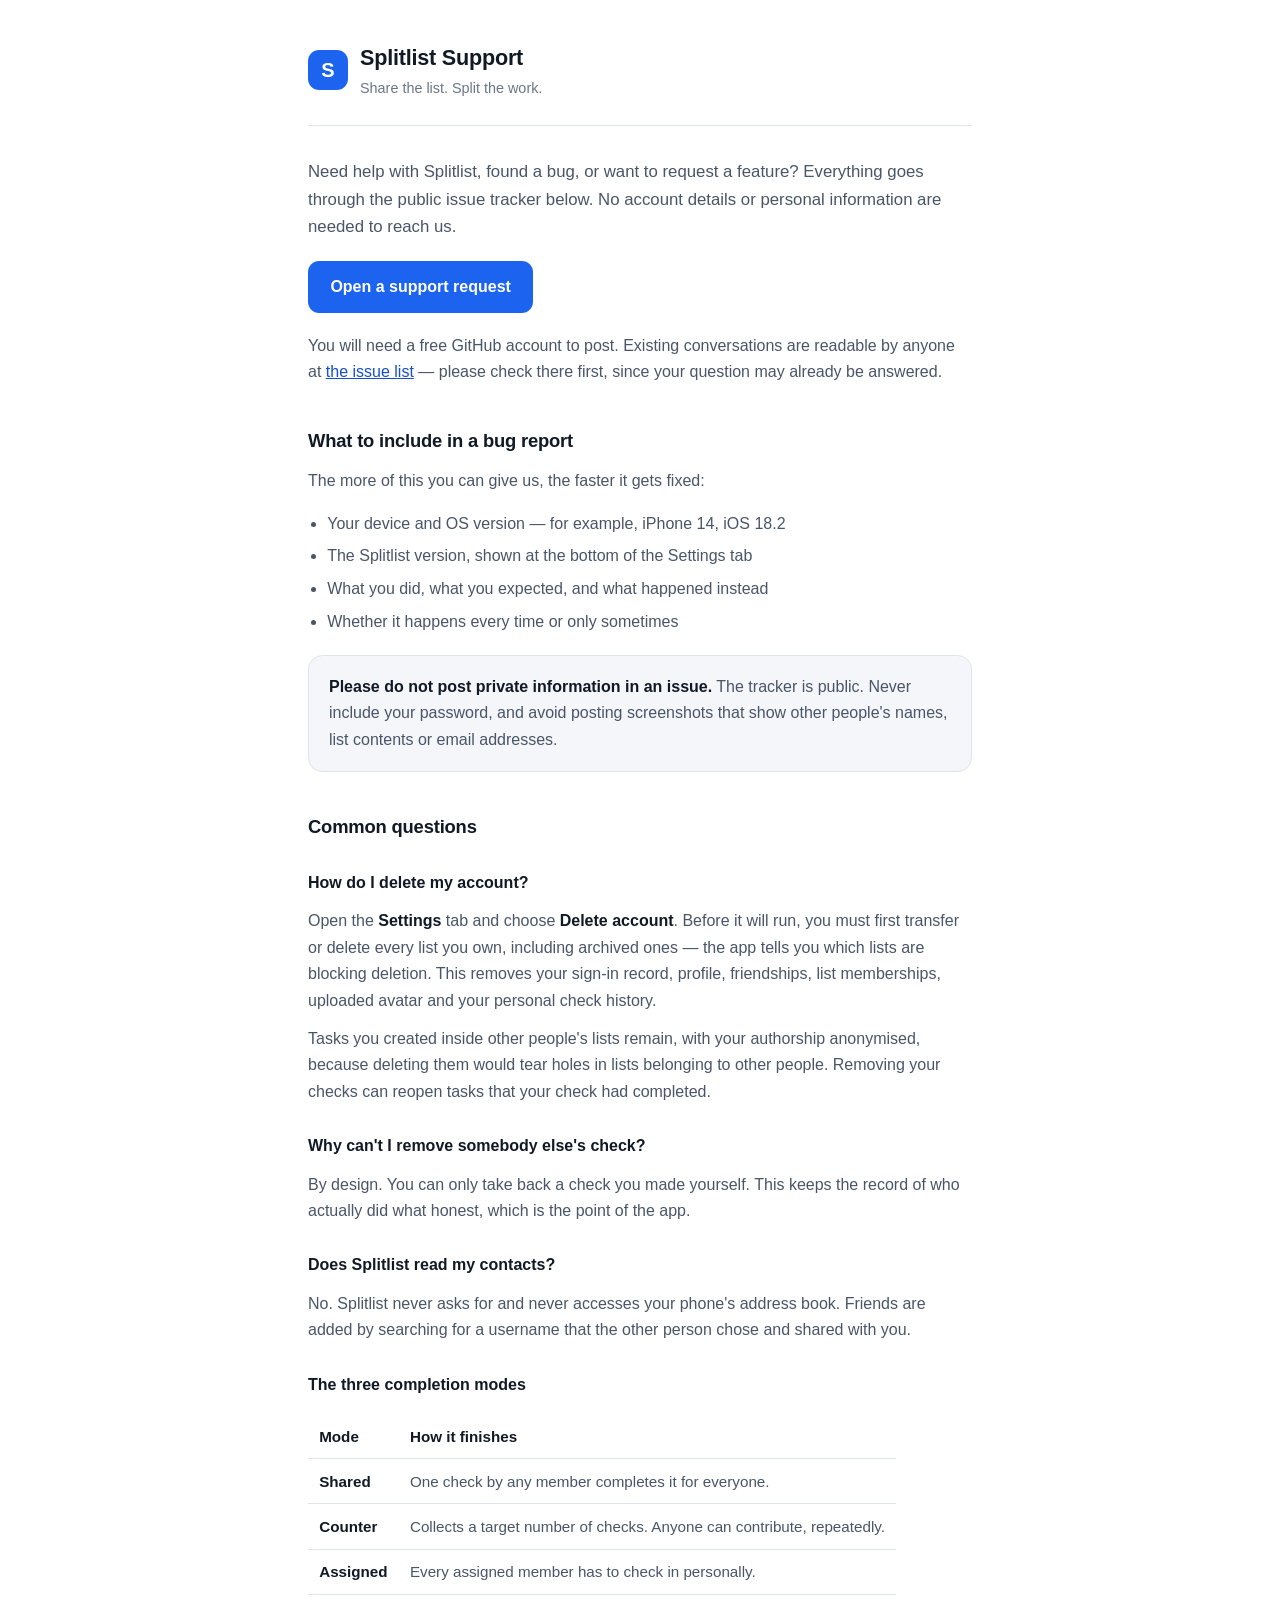
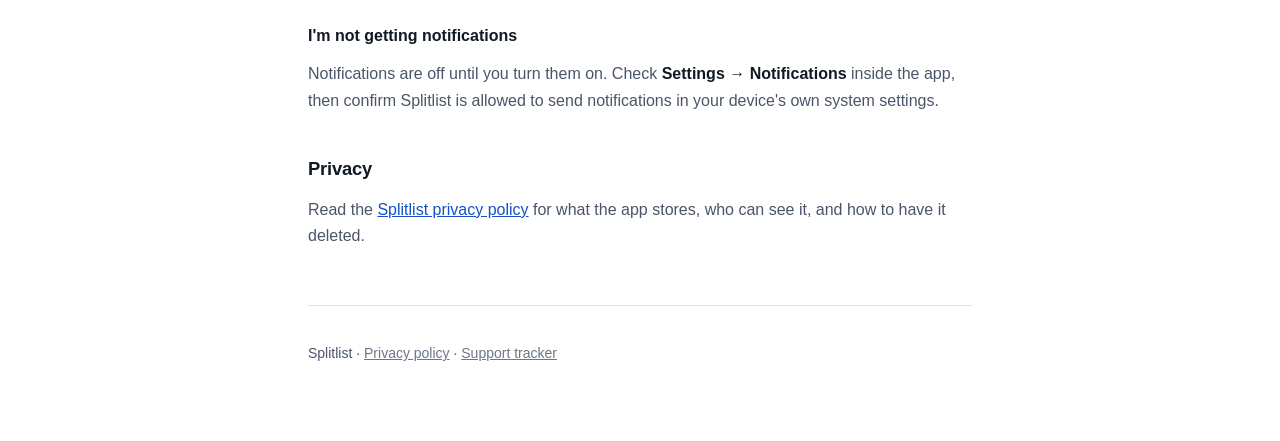
<file: index.html>
<!doctype html>
<html lang="en">
<head>
<meta charset="utf-8">
<meta name="viewport" content="width=device-width, initial-scale=1">
<title>Splitlist Support</title>
<meta name="description" content="Support, bug reports and questions for Splitlist, the shared to-do list app.">
<meta name="color-scheme" content="light dark">
<link rel="stylesheet" href="style.css">
</head>
<body>
<div class="wrap">

<header class="masthead">
  <div class="mark" aria-hidden="true">S</div>
  <div>
    <h1>Splitlist Support</h1>
    <p>Share the list. Split the work.</p>
  </div>
</header>

<p class="lede">
  Need help with Splitlist, found a bug, or want to request a feature? Everything
  goes through the public issue tracker below. No account details or personal
  information are needed to reach us.
</p>

<p>
  <a class="cta" href="https://github.com/6dzzx4zb7h-afk/splitlist-support/issues/new/choose">
    Open a support request
  </a>
</p>

<p>
  You will need a free GitHub account to post. Existing conversations are readable
  by anyone at
  <a href="https://github.com/6dzzx4zb7h-afk/splitlist-support/issues">the issue list</a>
  — please check there first, since your question may already be answered.
</p>

<h2>What to include in a bug report</h2>

<p>The more of this you can give us, the faster it gets fixed:</p>

<ul>
  <li>Your device and OS version — for example, iPhone 14, iOS 18.2</li>
  <li>The Splitlist version, shown at the bottom of the Settings tab</li>
  <li>What you did, what you expected, and what happened instead</li>
  <li>Whether it happens every time or only sometimes</li>
</ul>

<div class="card">
  <p>
    <strong>Please do not post private information in an issue.</strong> The tracker
    is public. Never include your password, and avoid posting screenshots that show
    other people's names, list contents or email addresses.
  </p>
</div>

<h2>Common questions</h2>

<h3>How do I delete my account?</h3>
<p>
  Open the <strong>Settings</strong> tab and choose <strong>Delete account</strong>.
  Before it will run, you must first transfer or delete every list you own,
  including archived ones — the app tells you which lists are blocking deletion.
  This removes your sign-in record, profile, friendships, list memberships,
  uploaded avatar and your personal check history.
</p>
<p>
  Tasks you created inside other people's lists remain, with your authorship
  anonymised, because deleting them would tear holes in lists belonging to other
  people. Removing your checks can reopen tasks that your check had completed.
</p>

<h3>Why can't I remove somebody else's check?</h3>
<p>
  By design. You can only take back a check you made yourself. This keeps the
  record of who actually did what honest, which is the point of the app.
</p>

<h3>Does Splitlist read my contacts?</h3>
<p>
  No. Splitlist never asks for and never accesses your phone's address book.
  Friends are added by searching for a username that the other person chose and
  shared with you.
</p>

<h3>The three completion modes</h3>
<table>
  <thead>
    <tr><th>Mode</th><th>How it finishes</th></tr>
  </thead>
  <tbody>
    <tr><td><strong>Shared</strong></td><td>One check by any member completes it for everyone.</td></tr>
    <tr><td><strong>Counter</strong></td><td>Collects a target number of checks. Anyone can contribute, repeatedly.</td></tr>
    <tr><td><strong>Assigned</strong></td><td>Every assigned member has to check in personally.</td></tr>
  </tbody>
</table>

<h3>I'm not getting notifications</h3>
<p>
  Notifications are off until you turn them on. Check <strong>Settings →
  Notifications</strong> inside the app, then confirm Splitlist is allowed to send
  notifications in your device's own system settings.
</p>

<h2>Privacy</h2>
<p>
  Read the <a href="privacy.html">Splitlist privacy policy</a> for what the app
  stores, who can see it, and how to have it deleted.
</p>

<footer>
  <p>
    Splitlist &middot;
    <a href="privacy.html">Privacy policy</a> &middot;
    <a href="https://github.com/6dzzx4zb7h-afk/splitlist-support/issues">Support tracker</a>
  </p>
</footer>

</div>
</body>
</html>
</file>
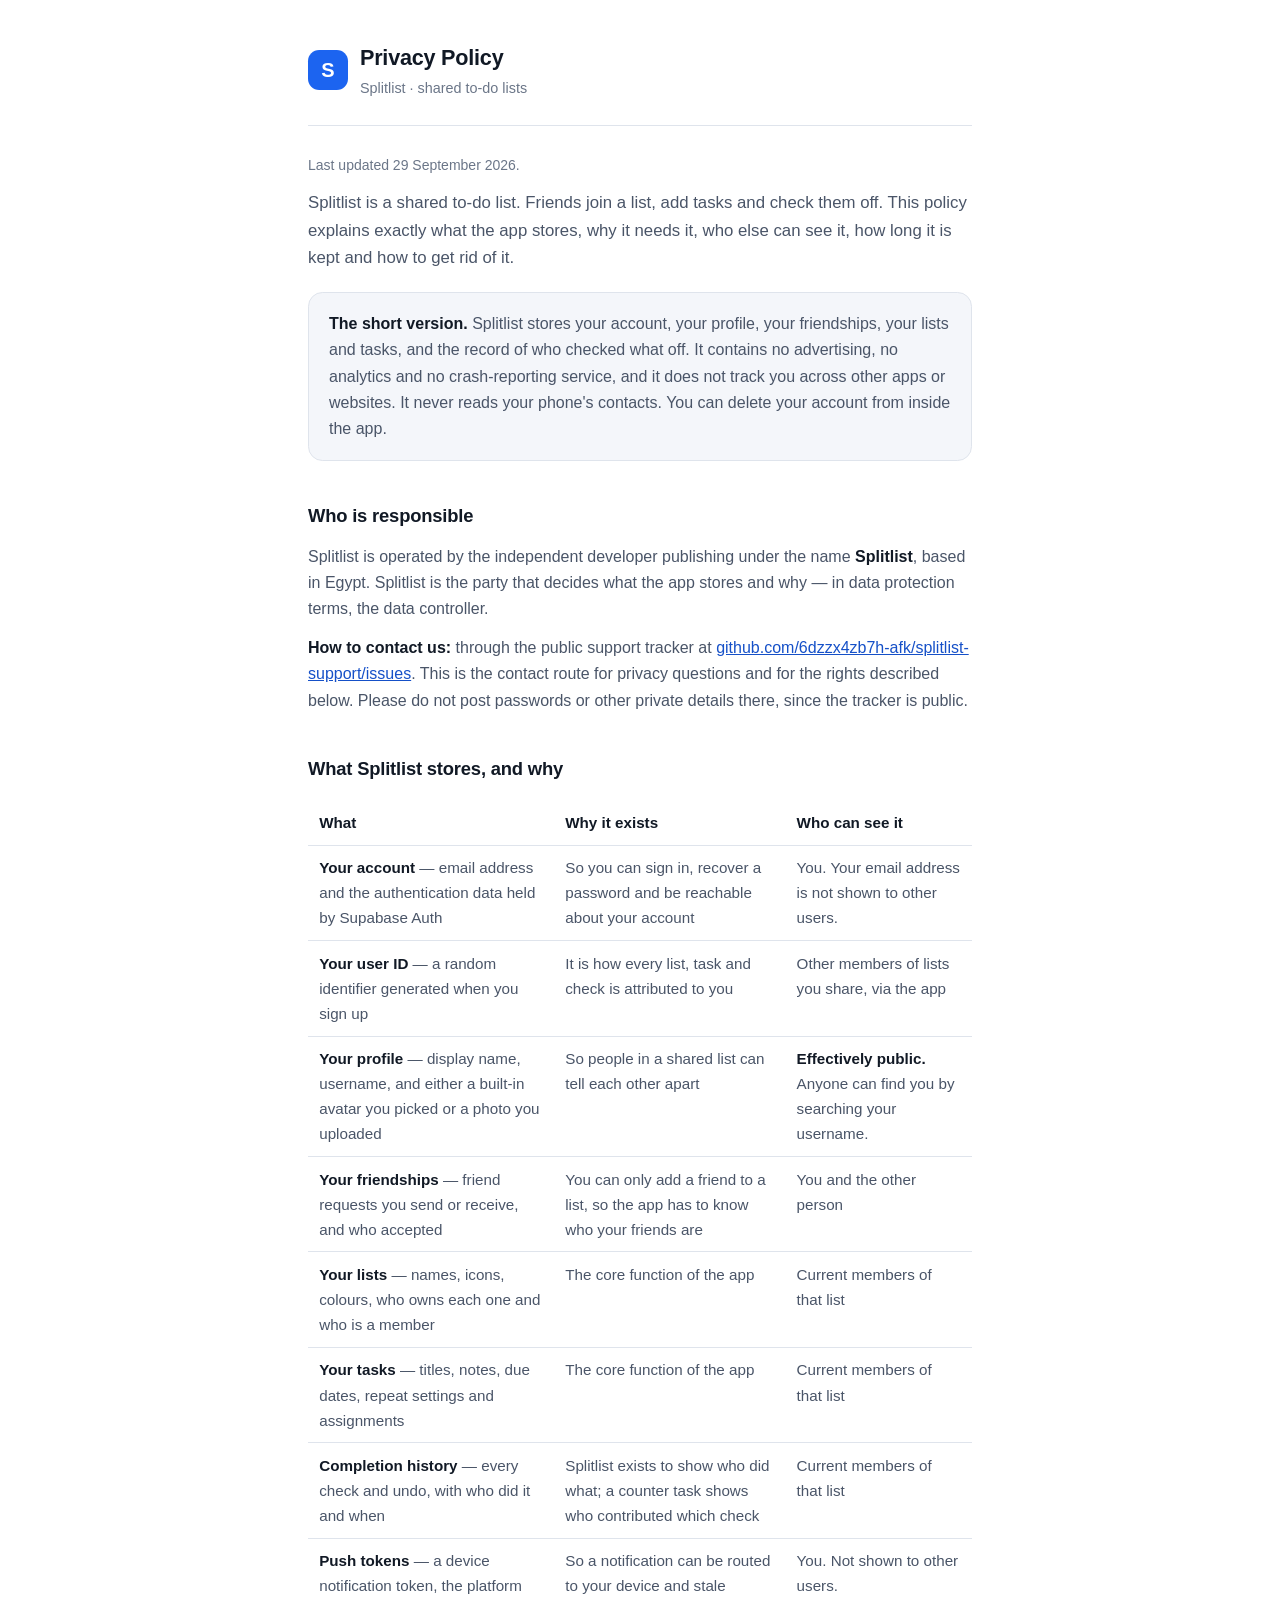
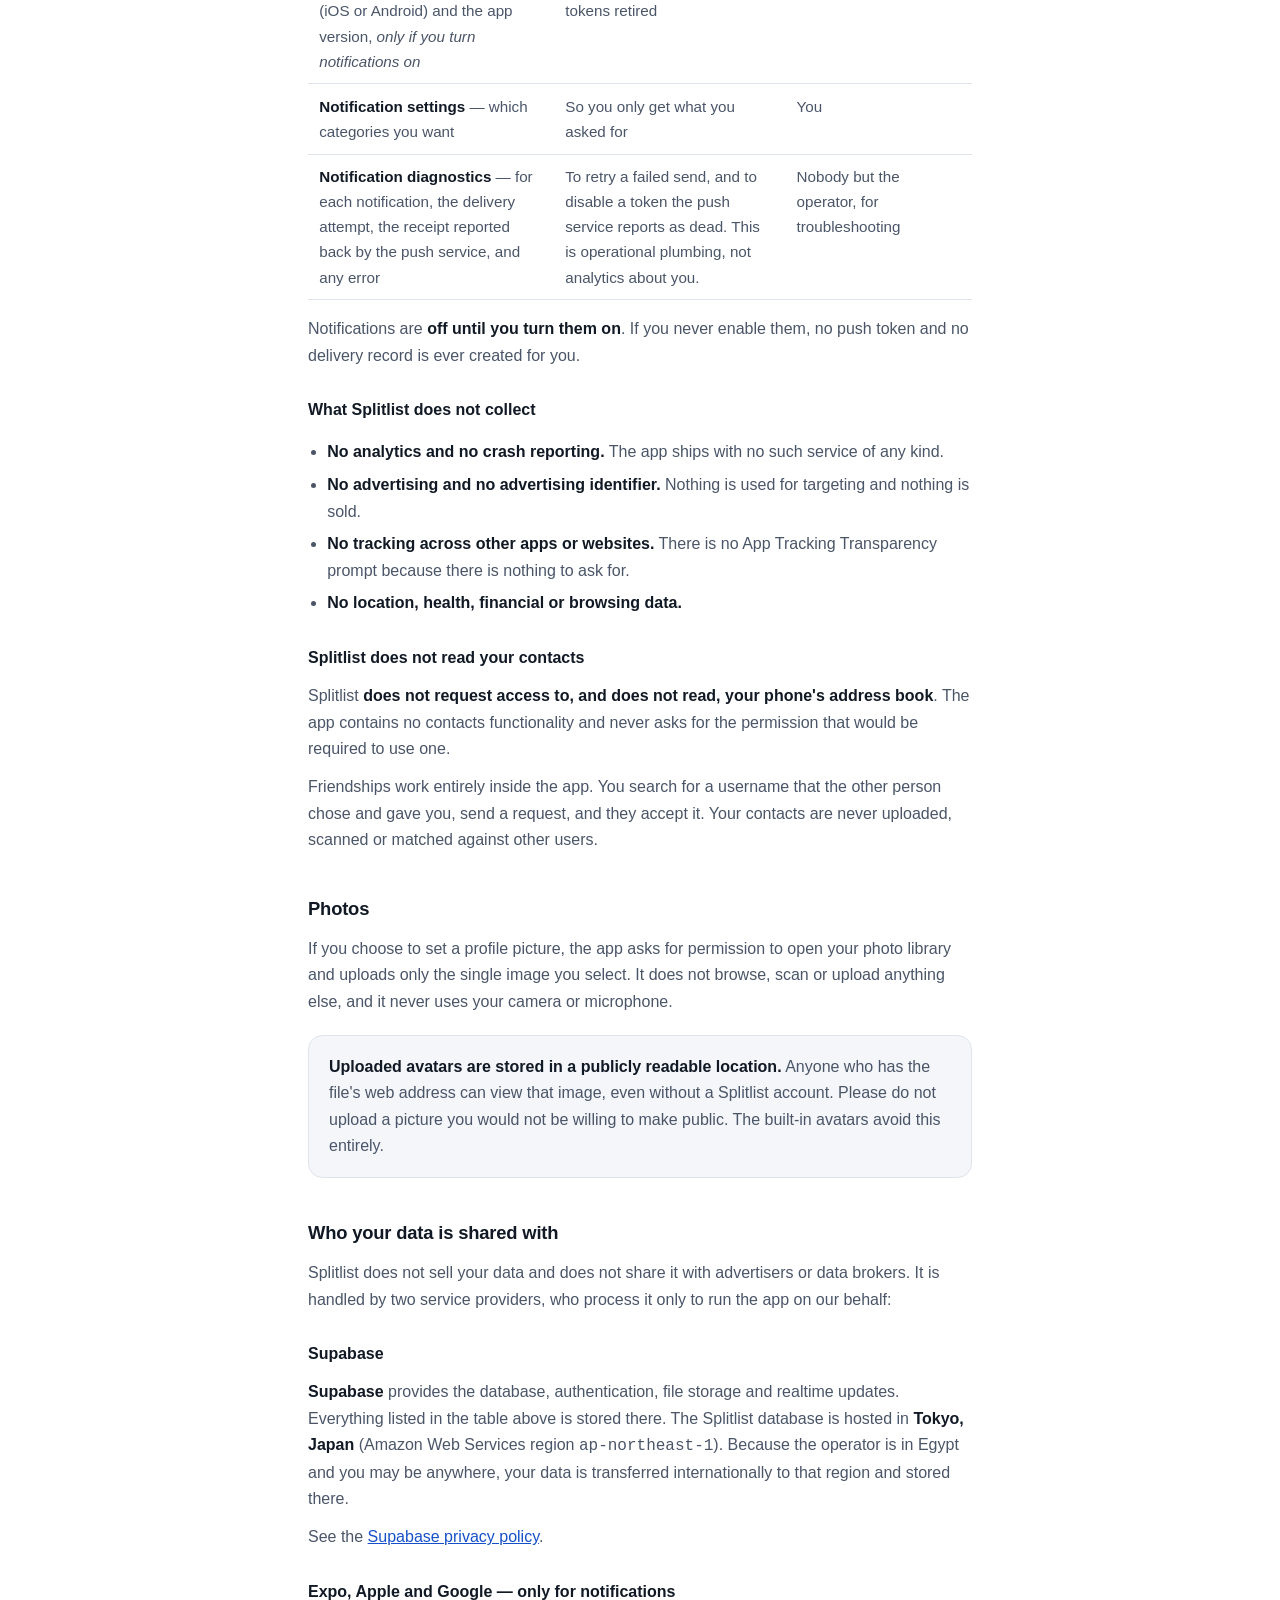
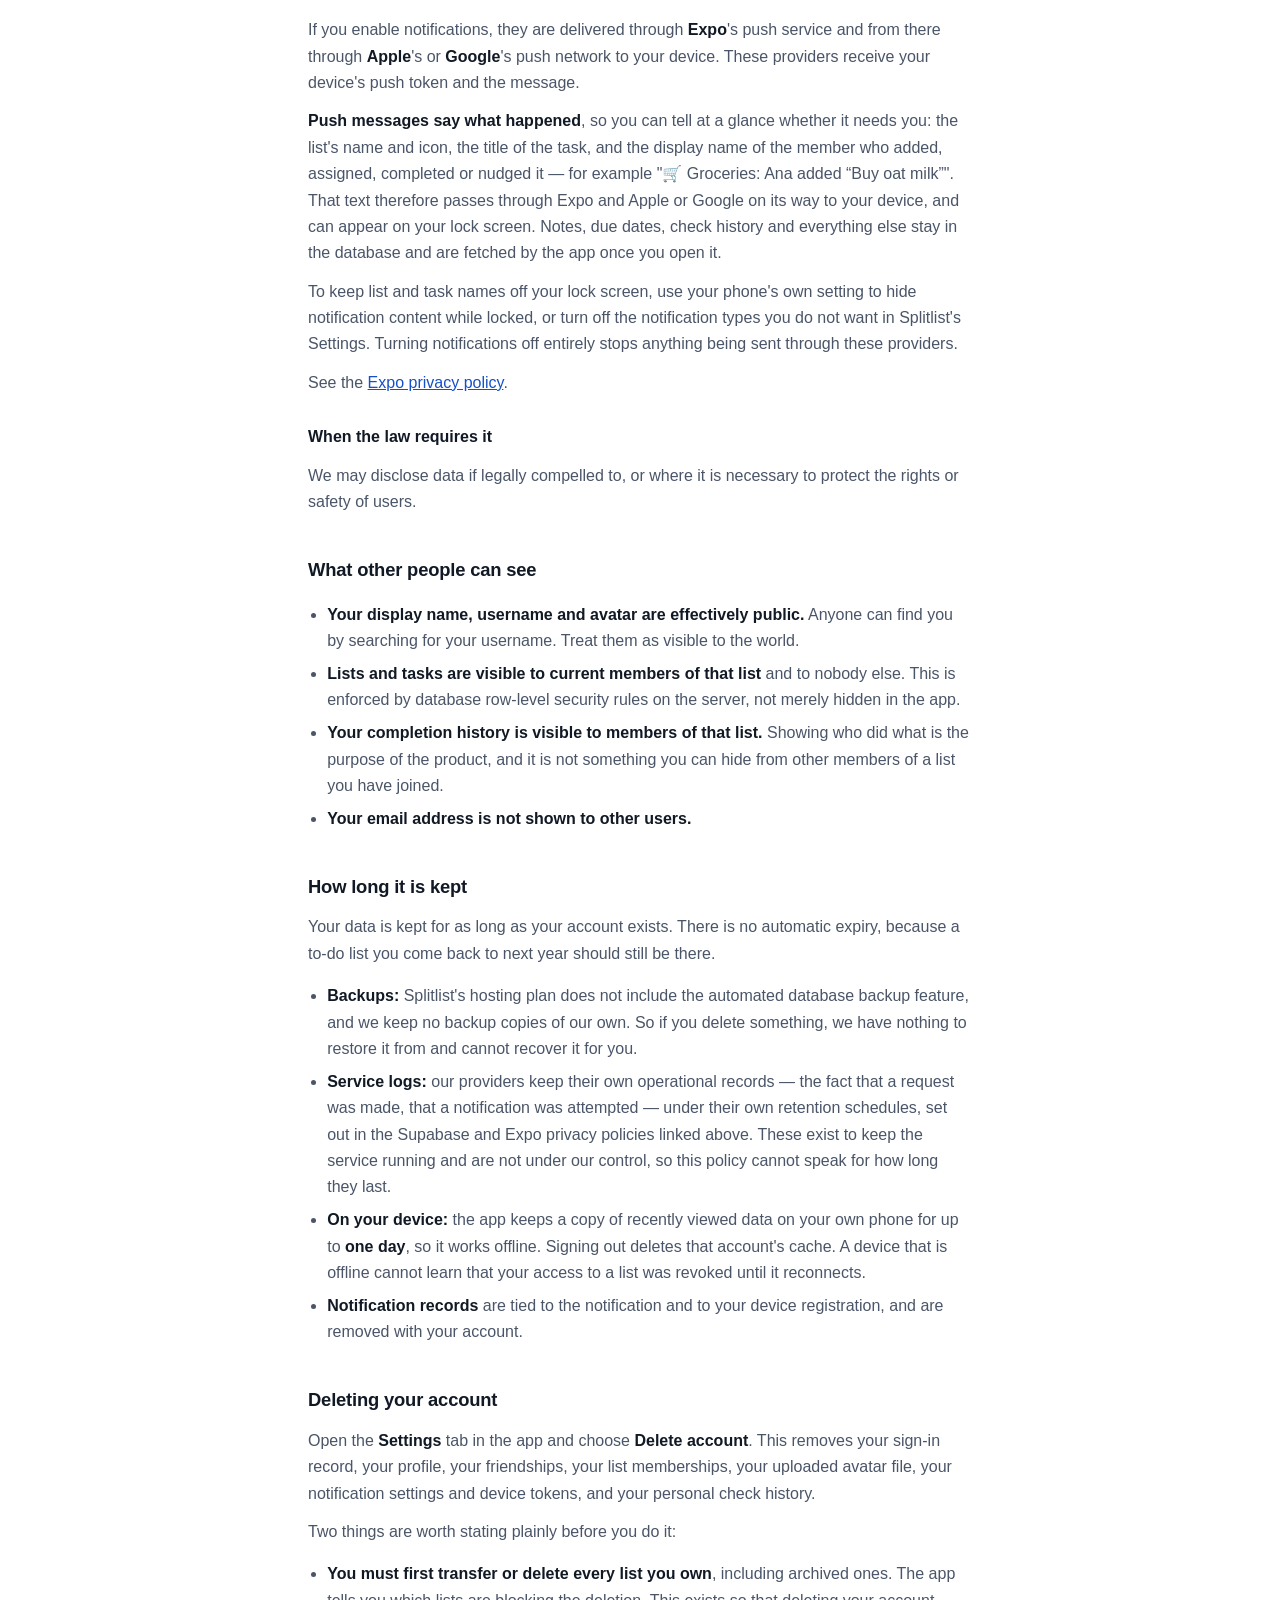
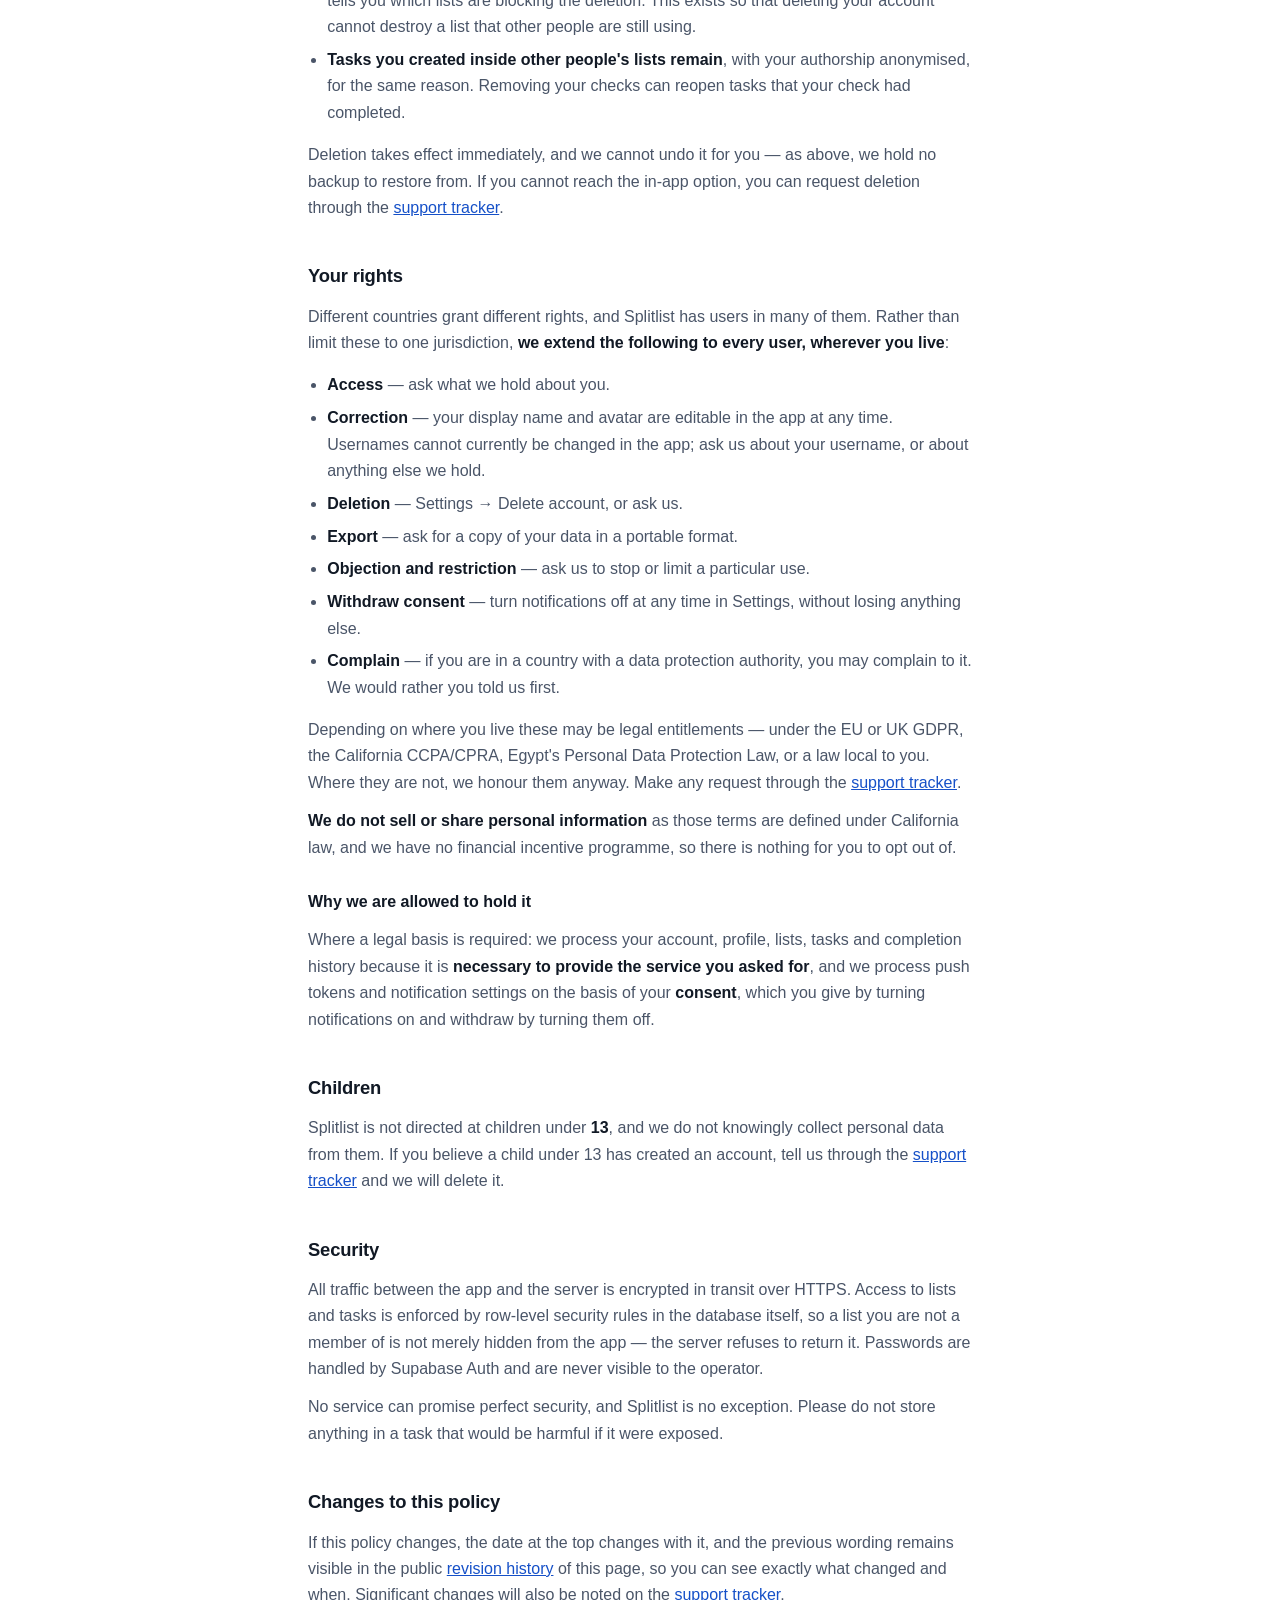
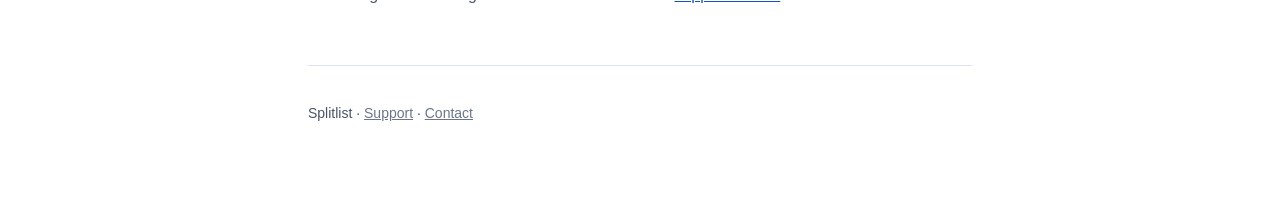
<file: privacy.html>
<!doctype html>
<html lang="en">
<head>
<meta charset="utf-8">
<meta name="viewport" content="width=device-width, initial-scale=1">
<title>Splitlist Privacy Policy</title>
<meta name="description" content="What the Splitlist app stores, why, who can see it, how long it is kept, and how to have it deleted.">
<meta name="color-scheme" content="light dark">
<link rel="stylesheet" href="style.css">
</head>
<body>
<div class="wrap">

<header class="masthead">
  <div class="mark" aria-hidden="true">S</div>
  <div>
    <h1>Privacy Policy</h1>
    <p>Splitlist &middot; shared to-do lists</p>
  </div>
</header>

<p class="updated">Last updated 29 September 2026.</p>

<p class="lede">
  Splitlist is a shared to-do list. Friends join a list, add tasks and check them
  off. This policy explains exactly what the app stores, why it needs it, who
  else can see it, how long it is kept and how to get rid of it.
</p>

<div class="card">
  <p>
    <strong>The short version.</strong> Splitlist stores your account, your
    profile, your friendships, your lists and tasks, and the record of who
    checked what off. It contains no advertising, no analytics and no
    crash-reporting service, and it does not track you across other apps or
    websites. It never reads your phone's contacts. You can delete your account
    from inside the app.
  </p>
</div>

<h2>Who is responsible</h2>

<p>
  Splitlist is operated by the independent developer publishing under the name
  <strong>Splitlist</strong>, based in Egypt. Splitlist is the party that decides
  what the app stores and why — in data protection terms, the data controller.
</p>

<p>
  <strong>How to contact us:</strong> through the public support tracker at
  <a href="https://github.com/6dzzx4zb7h-afk/splitlist-support/issues">github.com/6dzzx4zb7h-afk/splitlist-support/issues</a>.
  This is the contact route for privacy questions and for the rights described
  below. Please do not post passwords or other private details there, since the
  tracker is public.
</p>

<h2>What Splitlist stores, and why</h2>

<table>
  <thead>
    <tr><th>What</th><th>Why it exists</th><th>Who can see it</th></tr>
  </thead>
  <tbody>
    <tr>
      <td><strong>Your account</strong> — email address and the authentication data held by Supabase Auth</td>
      <td>So you can sign in, recover a password and be reachable about your account</td>
      <td>You. Your email address is not shown to other users.</td>
    </tr>
    <tr>
      <td><strong>Your user ID</strong> — a random identifier generated when you sign up</td>
      <td>It is how every list, task and check is attributed to you</td>
      <td>Other members of lists you share, via the app</td>
    </tr>
    <tr>
      <td><strong>Your profile</strong> — display name, username, and either a built-in avatar you picked or a photo you uploaded</td>
      <td>So people in a shared list can tell each other apart</td>
      <td><strong>Effectively public.</strong> Anyone can find you by searching your username.</td>
    </tr>
    <tr>
      <td><strong>Your friendships</strong> — friend requests you send or receive, and who accepted</td>
      <td>You can only add a friend to a list, so the app has to know who your friends are</td>
      <td>You and the other person</td>
    </tr>
    <tr>
      <td><strong>Your lists</strong> — names, icons, colours, who owns each one and who is a member</td>
      <td>The core function of the app</td>
      <td>Current members of that list</td>
    </tr>
    <tr>
      <td><strong>Your tasks</strong> — titles, notes, due dates, repeat settings and assignments</td>
      <td>The core function of the app</td>
      <td>Current members of that list</td>
    </tr>
    <tr>
      <td><strong>Completion history</strong> — every check and undo, with who did it and when</td>
      <td>Splitlist exists to show who did what; a counter task shows who contributed which check</td>
      <td>Current members of that list</td>
    </tr>
    <tr>
      <td><strong>Push tokens</strong> — a device notification token, the platform (iOS or Android) and the app version, <em>only if you turn notifications on</em></td>
      <td>So a notification can be routed to your device and stale tokens retired</td>
      <td>You. Not shown to other users.</td>
    </tr>
    <tr>
      <td><strong>Notification settings</strong> — which categories you want</td>
      <td>So you only get what you asked for</td>
      <td>You</td>
    </tr>
    <tr>
      <td><strong>Notification diagnostics</strong> — for each notification, the delivery attempt, the receipt reported back by the push service, and any error</td>
      <td>To retry a failed send, and to disable a token the push service reports as dead. This is operational plumbing, not analytics about you.</td>
      <td>Nobody but the operator, for troubleshooting</td>
    </tr>
  </tbody>
</table>

<p>
  Notifications are <strong>off until you turn them on</strong>. If you never
  enable them, no push token and no delivery record is ever created for you.
</p>

<h3>What Splitlist does not collect</h3>

<ul>
  <li><strong>No analytics and no crash reporting.</strong> The app ships with no such service of any kind.</li>
  <li><strong>No advertising and no advertising identifier.</strong> Nothing is used for targeting and nothing is sold.</li>
  <li><strong>No tracking across other apps or websites.</strong> There is no App Tracking Transparency prompt because there is nothing to ask for.</li>
  <li><strong>No location, health, financial or browsing data.</strong></li>
</ul>

<h3>Splitlist does not read your contacts</h3>

<p>
  Splitlist <strong>does not request access to, and does not read, your phone's
  address book</strong>. The app contains no contacts functionality and never
  asks for the permission that would be required to use one.
</p>

<p>
  Friendships work entirely inside the app. You search for a username that the
  other person chose and gave you, send a request, and they accept it. Your
  contacts are never uploaded, scanned or matched against other users.
</p>

<h2>Photos</h2>

<p>
  If you choose to set a profile picture, the app asks for permission to open
  your photo library and uploads only the single image you select. It does not
  browse, scan or upload anything else, and it never uses your camera or
  microphone.
</p>

<div class="card">
  <p>
    <strong>Uploaded avatars are stored in a publicly readable location.</strong>
    Anyone who has the file's web address can view that image, even without a
    Splitlist account. Please do not upload a picture you would not be willing to
    make public. The built-in avatars avoid this entirely.
  </p>
</div>

<h2>Who your data is shared with</h2>

<p>
  Splitlist does not sell your data and does not share it with advertisers or
  data brokers. It is handled by two service providers, who process it only to
  run the app on our behalf:
</p>

<h3>Supabase</h3>
<p>
  <strong>Supabase</strong> provides the database, authentication, file storage
  and realtime updates. Everything listed in the table above is stored there.
  The Splitlist database is hosted in <strong>Tokyo, Japan</strong> (Amazon Web
  Services region <code>ap-northeast-1</code>). Because the operator is in Egypt
  and you may be anywhere, your data is transferred internationally to that
  region and stored there.
</p>
<p>
  See the <a href="https://supabase.com/privacy" rel="noopener">Supabase privacy policy</a>.
</p>

<h3>Expo, Apple and Google — only for notifications</h3>
<p>
  If you enable notifications, they are delivered through <strong>Expo</strong>'s
  push service and from there through <strong>Apple</strong>'s or
  <strong>Google</strong>'s push network to your device. These providers receive
  your device's push token and the message.
</p>
<p>
  <strong>Push messages say what happened</strong>, so you can tell at a glance
  whether it needs you: the list's name and icon, the title of the task, and the
  display name of the member who added, assigned, completed or nudged it — for
  example "🛒 Groceries: Ana added “Buy oat milk”". That text therefore passes
  through Expo and Apple or Google on its way to your device, and can appear on
  your lock screen. Notes, due dates, check history and everything else stay in
  the database and are fetched by the app once you open it.
</p>
<p>
  To keep list and task names off your lock screen, use your phone's own setting
  to hide notification content while locked, or turn off the notification types
  you do not want in Splitlist's Settings. Turning notifications off entirely
  stops anything being sent through these providers.
</p>
<p>
  See the <a href="https://expo.dev/privacy" rel="noopener">Expo privacy policy</a>.
</p>

<h3>When the law requires it</h3>
<p>
  We may disclose data if legally compelled to, or where it is necessary to
  protect the rights or safety of users.
</p>

<h2>What other people can see</h2>

<ul>
  <li>
    <strong>Your display name, username and avatar are effectively public.</strong>
    Anyone can find you by searching for your username. Treat them as visible to
    the world.
  </li>
  <li>
    <strong>Lists and tasks are visible to current members of that list</strong>
    and to nobody else. This is enforced by database row-level security rules on
    the server, not merely hidden in the app.
  </li>
  <li>
    <strong>Your completion history is visible to members of that list.</strong>
    Showing who did what is the purpose of the product, and it is not something
    you can hide from other members of a list you have joined.
  </li>
  <li>
    <strong>Your email address is not shown to other users.</strong>
  </li>
</ul>

<h2>How long it is kept</h2>

<p>
  Your data is kept for as long as your account exists. There is no automatic
  expiry, because a to-do list you come back to next year should still be there.
</p>

<ul>
  <li>
    <strong>Backups:</strong> Splitlist's hosting plan does not include the
    automated database backup feature, and we keep no backup copies of our own.
    So if you delete something, we have nothing to restore it from and cannot
    recover it for you.
  </li>
  <li>
    <strong>Service logs:</strong> our providers keep their own operational
    records — the fact that a request was made, that a notification was
    attempted — under their own retention schedules, set out in the Supabase and
    Expo privacy policies linked above. These exist to keep the service running
    and are not under our control, so this policy cannot speak for how long they
    last.
  </li>
  <li>
    <strong>On your device:</strong> the app keeps a copy of recently viewed data
    on your own phone for up to <strong>one day</strong>, so it works offline.
    Signing out deletes that account's cache. A device that is offline cannot
    learn that your access to a list was revoked until it reconnects.
  </li>
  <li>
    <strong>Notification records</strong> are tied to the notification and to
    your device registration, and are removed with your account.
  </li>
</ul>

<h2>Deleting your account</h2>

<p>
  Open the <strong>Settings</strong> tab in the app and choose
  <strong>Delete account</strong>. This removes your sign-in record, your
  profile, your friendships, your list memberships, your uploaded avatar file,
  your notification settings and device tokens, and your personal check history.
</p>

<p>Two things are worth stating plainly before you do it:</p>

<ul>
  <li>
    <strong>You must first transfer or delete every list you own</strong>,
    including archived ones. The app tells you which lists are blocking the
    deletion. This exists so that deleting your account cannot destroy a list
    that other people are still using.
  </li>
  <li>
    <strong>Tasks you created inside other people's lists remain</strong>, with
    your authorship anonymised, for the same reason. Removing your checks can
    reopen tasks that your check had completed.
  </li>
</ul>

<p>
  Deletion takes effect immediately, and we cannot undo it for you — as above, we
  hold no backup to restore from. If you cannot reach the in-app option, you can
  request deletion through the
  <a href="https://github.com/6dzzx4zb7h-afk/splitlist-support/issues">support tracker</a>.
</p>

<h2>Your rights</h2>

<p>
  Different countries grant different rights, and Splitlist has users in many of
  them. Rather than limit these to one jurisdiction,
  <strong>we extend the following to every user, wherever you live</strong>:
</p>

<ul>
  <li><strong>Access</strong> — ask what we hold about you.</li>
  <li><strong>Correction</strong> — your display name and avatar are editable in the app at any time. Usernames cannot currently be changed in the app; ask us about your username, or about anything else we hold.</li>
  <li><strong>Deletion</strong> — Settings &rarr; Delete account, or ask us.</li>
  <li><strong>Export</strong> — ask for a copy of your data in a portable format.</li>
  <li><strong>Objection and restriction</strong> — ask us to stop or limit a particular use.</li>
  <li><strong>Withdraw consent</strong> — turn notifications off at any time in Settings, without losing anything else.</li>
  <li><strong>Complain</strong> — if you are in a country with a data protection authority, you may complain to it. We would rather you told us first.</li>
</ul>

<p>
  Depending on where you live these may be legal entitlements — under the EU or
  UK GDPR, the California CCPA/CPRA, Egypt's Personal Data Protection Law, or a
  law local to you. Where they are not, we honour them anyway. Make any request
  through the <a href="https://github.com/6dzzx4zb7h-afk/splitlist-support/issues">support tracker</a>.
</p>

<p>
  <strong>We do not sell or share personal information</strong> as those terms are
  defined under California law, and we have no financial incentive programme, so
  there is nothing for you to opt out of.
</p>

<h3>Why we are allowed to hold it</h3>
<p>
  Where a legal basis is required: we process your account, profile, lists, tasks
  and completion history because it is <strong>necessary to provide the service
  you asked for</strong>, and we process push tokens and notification settings on
  the basis of your <strong>consent</strong>, which you give by turning
  notifications on and withdraw by turning them off.
</p>

<h2>Children</h2>

<p>
  Splitlist is not directed at children under <strong>13</strong>, and we do not
  knowingly collect personal data from them. If you believe a child under 13 has
  created an account, tell us through the
  <a href="https://github.com/6dzzx4zb7h-afk/splitlist-support/issues">support tracker</a>
  and we will delete it.
</p>

<h2>Security</h2>

<p>
  All traffic between the app and the server is encrypted in transit over HTTPS.
  Access to lists and tasks is enforced by row-level security rules in the
  database itself, so a list you are not a member of is not merely hidden from
  the app — the server refuses to return it. Passwords are handled by Supabase
  Auth and are never visible to the operator.
</p>

<p>
  No service can promise perfect security, and Splitlist is no exception. Please
  do not store anything in a task that would be harmful if it were exposed.
</p>

<h2>Changes to this policy</h2>

<p>
  If this policy changes, the date at the top changes with it, and the previous
  wording remains visible in the public
  <a href="https://github.com/6dzzx4zb7h-afk/splitlist-support/commits/main/privacy.html">revision history</a>
  of this page, so you can see exactly what changed and when. Significant changes
  will also be noted on the
  <a href="https://github.com/6dzzx4zb7h-afk/splitlist-support/issues">support tracker</a>.
</p>

<footer>
  <p>
    Splitlist &middot;
    <a href="index.html">Support</a> &middot;
    <a href="https://github.com/6dzzx4zb7h-afk/splitlist-support/issues">Contact</a>
  </p>
</footer>

</div>
</body>
</html>
</file>
<file: style.css>
:root {
  --accent: #1c64f0;
  --accent-ink: #1550c8;
  --ink: #111925;
  --ink-muted: #4a5568;
  --ink-subtle: #6b7688;
  --surface: #ffffff;
  --surface-sunken: #f4f6fa;
  --line: #dfe4ec;
}

@media (prefers-color-scheme: dark) {
  :root {
    --accent: #6f9bff;
    --accent-ink: #9dbaff;
    --ink: #eef2f8;
    --ink-muted: #b3bccb;
    --ink-subtle: #8b96a8;
    --surface: #111925;
    --surface-sunken: #1a2433;
    --line: #2a3648;
  }
}

* { box-sizing: border-box; }

html { -webkit-text-size-adjust: 100%; }

body {
  margin: 0;
  background: var(--surface);
  color: var(--ink);
  font: 16px/1.65 -apple-system, BlinkMacSystemFont, "Segoe UI", Roboto,
    "Helvetica Neue", Arial, sans-serif;
}

.wrap {
  max-width: 44rem;
  margin: 0 auto;
  padding: 2.5rem 1.25rem 4rem;
}

header.masthead {
  display: flex;
  align-items: center;
  gap: 0.75rem;
  padding-bottom: 1.5rem;
  margin-bottom: 2rem;
  border-bottom: 1px solid var(--line);
}

.mark {
  width: 2.5rem;
  height: 2.5rem;
  border-radius: 0.7rem;
  background: var(--accent);
  color: #fff;
  display: grid;
  place-items: center;
  font-weight: 700;
  font-size: 1.25rem;
  flex: none;
}

@media (prefers-color-scheme: dark) {
  .mark { color: #0b1220; }
}

.masthead h1 {
  font-size: 1.35rem;
  margin: 0;
  letter-spacing: -0.01em;
}

.masthead p {
  margin: 0.1rem 0 0;
  color: var(--ink-subtle);
  font-size: 0.9rem;
}

h2 {
  font-size: 1.15rem;
  letter-spacing: -0.01em;
  margin: 2.5rem 0 0.75rem;
}

h3 {
  font-size: 1rem;
  margin: 1.75rem 0 0.5rem;
}

p, li { color: var(--ink-muted); }

p { margin: 0.75rem 0; }

ul { padding-left: 1.2rem; }

li { margin: 0.4rem 0; }

strong { color: var(--ink); font-weight: 600; }

a { color: var(--accent-ink); }

a:hover { text-decoration: none; }

.lede {
  font-size: 1.05rem;
  color: var(--ink-muted);
}

.cta {
  display: inline-block;
  background: var(--accent);
  color: #fff;
  text-decoration: none;
  font-weight: 600;
  padding: 0.8rem 1.4rem;
  border-radius: 0.7rem;
  margin: 0.5rem 0;
}

@media (prefers-color-scheme: dark) {
  .cta { color: #0b1220; }
}

.cta:hover { background: var(--accent-ink); }

.card {
  background: var(--surface-sunken);
  border: 1px solid var(--line);
  border-radius: 0.9rem;
  padding: 1.1rem 1.25rem;
  margin: 1.25rem 0;
}

.card :first-child { margin-top: 0; }
.card :last-child { margin-bottom: 0; }

table {
  width: 100%;
  border-collapse: collapse;
  margin: 1rem 0;
  font-size: 0.95rem;
  display: block;
  overflow-x: auto;
}

th, td {
  text-align: left;
  padding: 0.6rem 0.7rem;
  border-bottom: 1px solid var(--line);
  vertical-align: top;
}

th { color: var(--ink); font-weight: 600; }

td { color: var(--ink-muted); }

footer {
  margin-top: 3.5rem;
  padding-top: 1.5rem;
  border-top: 1px solid var(--line);
  color: var(--ink-subtle);
  font-size: 0.875rem;
}

footer a { color: var(--ink-subtle); }

.updated {
  color: var(--ink-subtle);
  font-size: 0.875rem;
  margin-top: -0.25rem;
}
</file>
